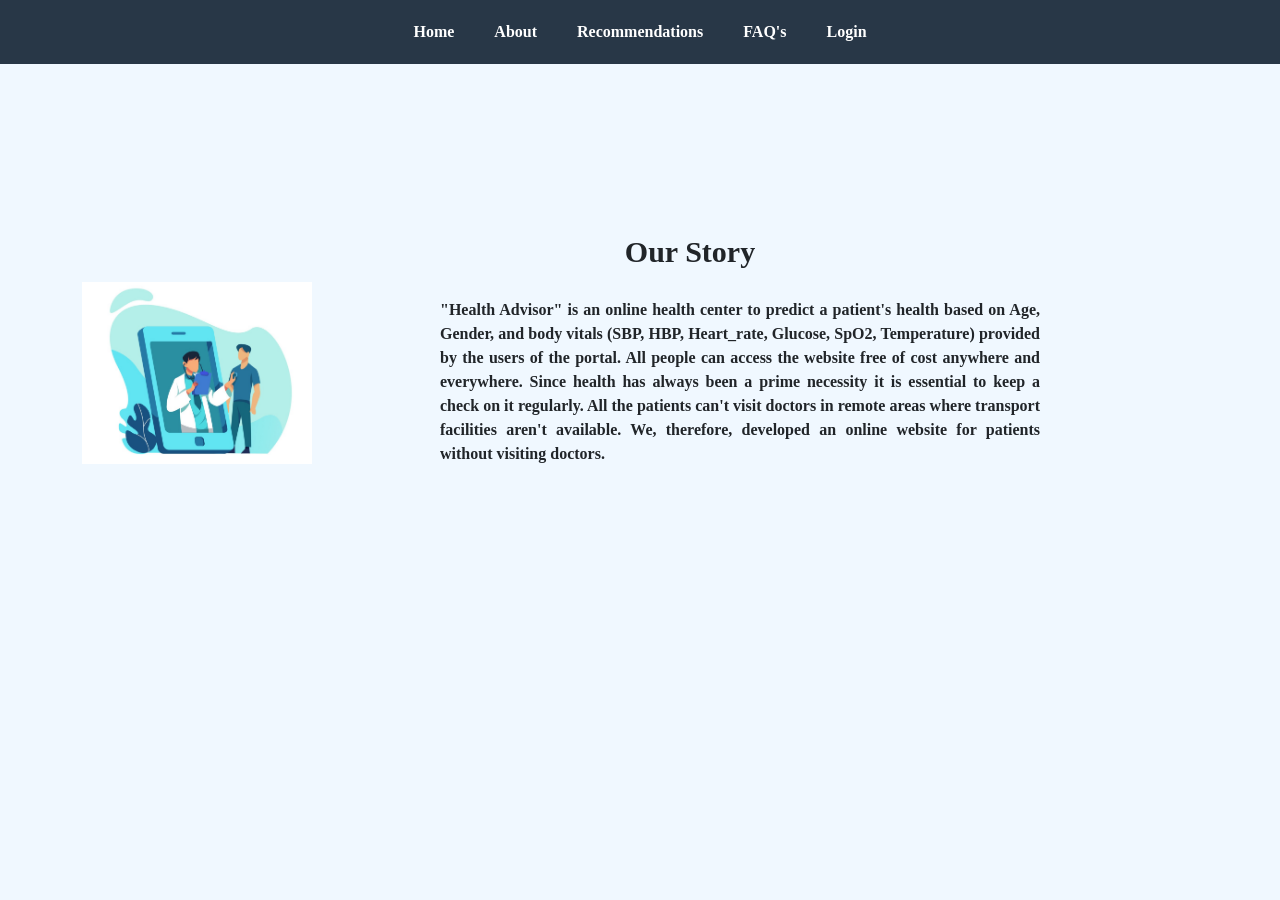
<file: hhcs new/templates/about.html>
<!DOCTYPE html>
<html lang="en">
<head>
    <meta charset="UTF-8">
    <meta http-equiv="X-UA-Compatible" content="IE=edge">
    <meta name="viewport" content="width=device-width, initial-scale=1.0">
    <title>About us</title>
    <script src="https://cdn.jsdelivr.net/npm/bootstrap@5.0.2/dist/js/bootstrap.bundle.min.js" integrity="sha384-MrcW6ZMFYlzcLA8Nl+NtUVF0sA7MsXsP1UyJoMp4YLEuNSfAP+JcXn/tWtIaxVXM" crossorigin="anonymous"></script>
    <link href="https://cdn.jsdelivr.net/npm/bootstrap@5.0.2/dist/css/bootstrap.min.css" rel="stylesheet" integrity="sha384-EVSTQN3/azprG1Anm3QDgpJLIm9Nao0Yz1ztcQTwFspd3yD65VohhpuuCOmLASjC" crossorigin="anonymous">
    <link rel="stylesheet" href="../static/css/style.css">
</head>
<ul class="nav justify-content-center">
    <li class="nav-item">
      <a class="nav-link active" aria-current="page" href="#">Home</a>
    </li>
    <li class="nav-item">
      <a class="nav-link" href="/about">About</a>
    </li>
    <li class="nav-item">
      <a class="nav-link" href="/recommendations">Recommendations</a>
    </li>
    <li class="nav-item">
      <a class="nav-link" href="/faqs">FAQ's</a>
    </li>
    <li class="nav-item">
      <a class="nav-link" href="/login">Login</a>
    </li>
  </ul>
 <body>
    <div class="container">
        <div class="image">
          <img src="../static/about.jpg">
        </div>
        <div class="text">
          <h1>Our Story</h1>
          <p>"Health Advisor" is an online health center to predict a patient's 
            health based on  Age, Gender, and body vitals (SBP, HBP, Heart_rate,
            Glucose, SpO2, Temperature) provided by the users of the portal. All  
            people can access the website free of cost anywhere and everywhere.
            Since health has always been a prime necessity it is essential to
            keep a check on it regularly. All the patients can't visit doctors
            in remote areas where transport facilities aren't available. We, therefore, developed 
            an online website for patients without visiting doctors.</p>
        </div>
        
      </div>
 </body>

</html>
</file>
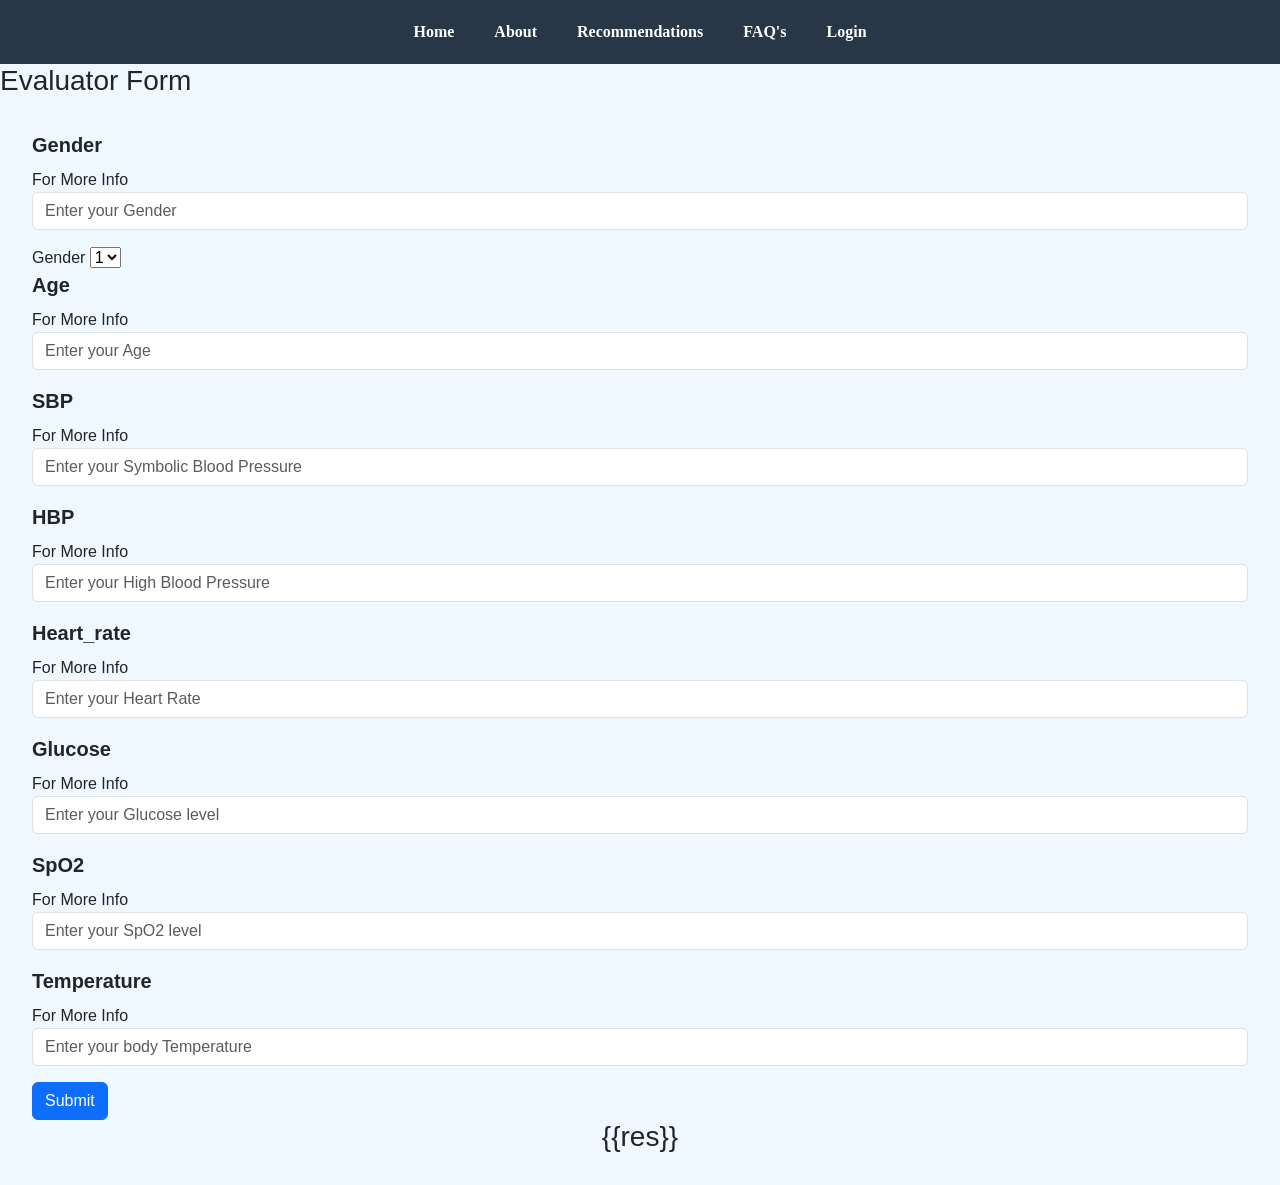
<file: hhcs new/templates/forms.html>
<!DOCTYPE html>
<html lang="en">
<head>
    <meta charset="UTF-8">
    <meta http-equiv="X-UA-Compatible" content="IE=edge">
    <meta name="viewport" content="width=device-width, initial-scale=1.0">
    <title>Form</title>
    <script src="https://cdn.jsdelivr.net/npm/bootstrap@5.0.2/dist/js/bootstrap.bundle.min.js" integrity="sha384-MrcW6ZMFYlzcLA8Nl+NtUVF0sA7MsXsP1UyJoMp4YLEuNSfAP+JcXn/tWtIaxVXM" crossorigin="anonymous"></script>
    <link href="https://cdn.jsdelivr.net/npm/bootstrap@5.0.2/dist/css/bootstrap.min.css" rel="stylesheet" integrity="sha384-EVSTQN3/azprG1Anm3QDgpJLIm9Nao0Yz1ztcQTwFspd3yD65VohhpuuCOmLASjC" crossorigin="anonymous">
    <link rel="stylesheet" href="../static/css/style.css">

</head>
<body>
  <ul class="nav justify-content-center">
    <li class="nav-item">
      <a class="nav-link active" aria-current="page" href="#">Home</a>
    </li>
    <li class="nav-item">
      <a class="nav-link" href="/about">About</a>
    </li>
    <li class="nav-item">
      <a class="nav-link" href="/recommendations">Recommendations</a>
    </li>
    <li class="nav-item">
      <a class="nav-link" href="/faqs">FAQ's</a>
    </li>
    <li class="nav-item">
      <a class="nav-link" href="/login">Login</a>
    </li>
  </ul>
    <h3> Evaluator Form</h3>
    <div class="form-inp">
    <form method="post" action="/submit">
        <div class="mb-3">
          <label for="gender" class="form-label" >Gender</label>
          <div class="myDIV">For More Info</div>
        <div class="hide">Gender refers to the characteristics of women, men, girls and boys that are socially constructed.
          For Female enter 0,for male enter 1. 
        </div>
          <input type="text" class="form-control" name="gender" id="gender" required="1" placeholder="Enter your Gender">
        </div>
        
        <form action="/action_page.php">
          <label for="cars">Gender</label>
          <select id="cars" name="cars">
            <option value="1">1</option>
            <option value="2">2</option>
          </select>
        </form>
  
  
  
        <div class="mb-3">
          <label for="age" class="form-label">Age</label>
          <div class="myDIV">For More Info</div>
        <div class="hide">Age is the length of an existence extending from the beginning to any given time.
          Enter your age between 0 to 120 years. 
        </div>
          <input type="text" class="form-control" required="1" name="age" id="age"  placeholder="Enter your Age">
        </div>
        
        <div class="mb-3">
          <label for="sbp" class="form-label">SBP</label>
          <div class="myDIV">For More Info</div>
        <div class="hide">Systolic blood pressure (SBP) is a more frequent cardiovascular risk factor than diastolic blood pressure (DBP), 
          and has a greater impact on blood pressure staging, though this can vary with age, sex and country. 
          Enter your SBP in range (120,140).
        </div>
          <input type="text" class="form-control" required="1" id="sbp" name="sbp" placeholder="Enter your Symbolic Blood Pressure">
        </div>
        
        <div class="mb-3">
          <label for="hbp" class="form-label">HBP</label>
          <div class="myDIV">For More Info</div>
        <div class="hide">
          High blood pressure (HBP or hypertension) is when your blood pressure, the force of your blood pushing
           against the walls of your blood vessels, is consistently too high. 
          Enter your HBP in range (60,120).
        </div>
          <input type="text" class="form-control" required="1" id="hbp" name="hbp" placeholder="Enter your High Blood Pressure">
        </div>
        
        <div class="mb-3">
          <label for="h_rate" class="form-label">Heart_rate</label>
          <div class="myDIV">For More Info</div>
        <div class="hide">
          Heart rate, is the number of times your heart beats per minute.
          Enter your Heart_rate in range (60,180).
        </div>
          <input type="text" class="form-control" required="1" id="h_rate" name="h_rate" placeholder="Enter your Heart Rate">
        </div>
        
        <div class="mb-3">
          <label for="glc" class="form-label">Glucose</label>
          <div class="myDIV">For More Info</div>
        <div class="hide">
          The blood glucose level is the amount of glucose in the blood. Glucose is a sugar that comes from the foods we 
          eat, and it's also formed and stored inside the body.
          Enter your glucose in range (100,210).
        </div>
          <input type="text" class="form-control" required="1" id="glc" name="glc" placeholder="Enter your Glucose level">
        </div>
        
        <div class="mb-3">
          <label for="spo2" class="form-label">SpO2</label>
          <div class="myDIV">For More Info</div>
          <div class="hide">
            Oxygen saturation (SpO2) is a measurement of how much 
            oxygen your blood is carrying as a percentage of the maximum it could carry.
            Enter your SpO2 in range (96,99).
          </div>
          <input type="text" class="form-control" required="1" id="spo2" name="spo2" placeholder="Enter your SpO2 level">
        </div>
       
        <div class="mb-3">
          <label for="temp" class="form-label">Temperature</label>
          <div class="myDIV">For More Info</div>
        <div class="hide">
          Body temperature is a measure of how well your body can make and get rid of heat.
          Enter your SpO2 in range (97,106).
        </div>
          <input type="text" class="form-control" required="1" id="temp" name="temp" placeholder="Enter your body Temperature">
        </div>
        
        <div class="submit-form">
        <button type="submit" class="btn btn-primary">Submit</button>
      </div>
      </form>
      <h3 style="text-align:center">
        {{res}}
      </h3>
      
    </div>

</body>
</html>
</file>
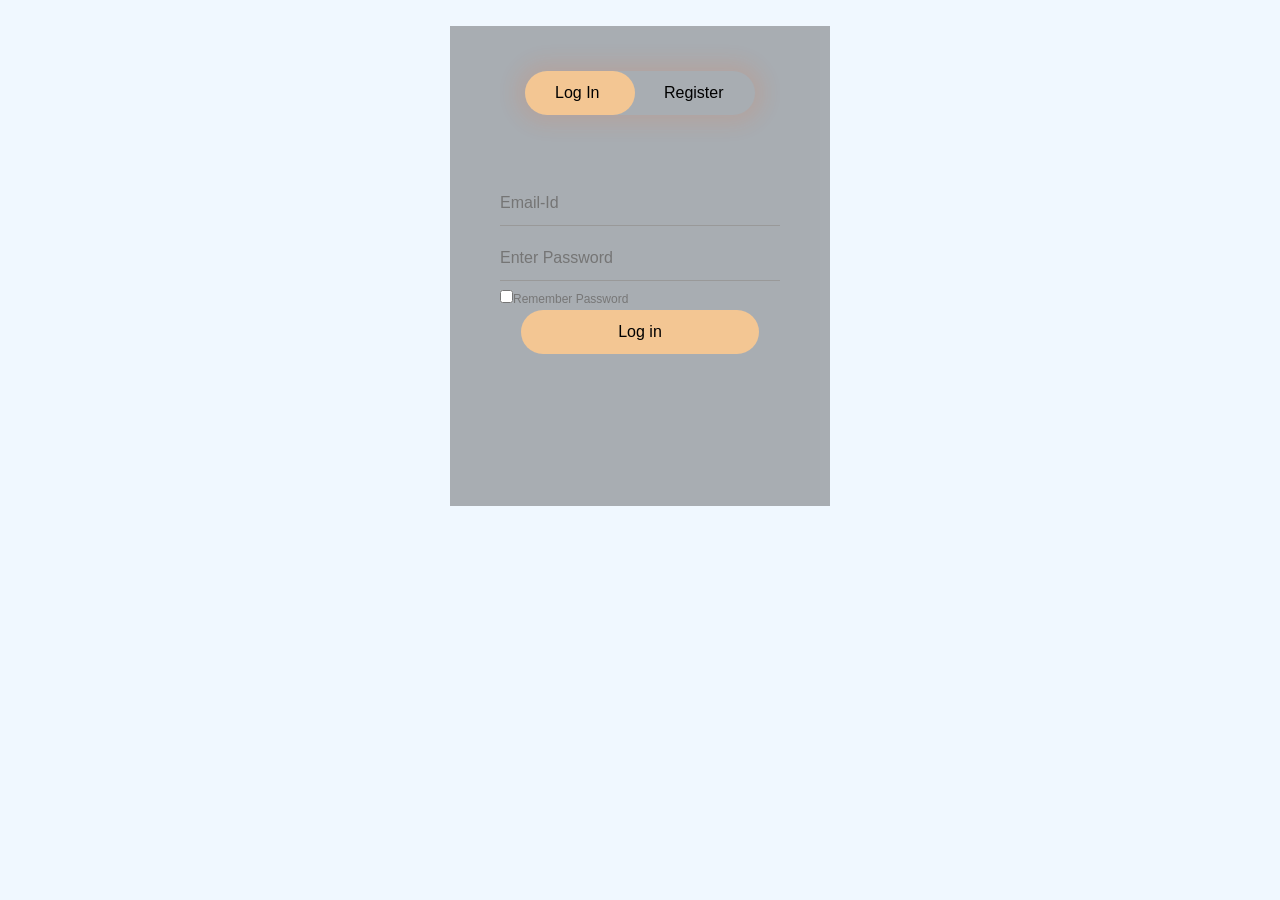
<file: hhcs new/templates/login.html>
<!DOCTYPE html>
<html lang="en">
<head>
    <meta charset="UTF-8">
    <meta http-equiv="X-UA-Compatible" content="IE=edge">
    <meta name="viewport" content="width=device-width, initial-scale=1.0">
    <title>Login</title>
    <script src="https://cdn.jsdelivr.net/npm/bootstrap@5.0.2/dist/js/bootstrap.bundle.min.js" integrity="sha384-MrcW6ZMFYlzcLA8Nl+NtUVF0sA7MsXsP1UyJoMp4YLEuNSfAP+JcXn/tWtIaxVXM" crossorigin="anonymous"></script>
    <link href="https://cdn.jsdelivr.net/npm/bootstrap@5.0.2/dist/css/bootstrap.min.css" rel="stylesheet" integrity="sha384-EVSTQN3/azprG1Anm3QDgpJLIm9Nao0Yz1ztcQTwFspd3yD65VohhpuuCOmLASjC" crossorigin="anonymous">
    <link rel="stylesheet" href="../static/css/style.css">
</head>
<body>
        <div class="form-box">
            <div class="button-box">
                <div id="btn"></div>
                <button type='button'onclick='login()'class='toggle-btn'>Log In</button>
                <button type='button'onclick='register()'class='toggle-btn'>Register</button>
            </div>
            <form id='login' class='input-group-login'>
                <input type='text' class='input-field'placeholder='Email-Id'required>
                <input type='password' class='input-field'placeholder='Enter Password'required>
                <input type='checkbox' class='check-box'><span>Remember Password</span>
                <button type="submit" class="submit-btn">Log in</button>
            </form>
            <form id='register' class='input-group-register'>
                <input type='text' class='input-field'placeholder='First Name'required>
                <input type='text' class='input-field'placeholder='Last Name'required>
                <input type='email'class='input-field'placeholder='Email-Id'required>
                <input type='password' class='input-field'placeholder='Enter Password'required>
                <input type='password' class='input-field'placeholder='Confirm Password'required>
                <input type='checkbox'class='checkbox'><span>I agree to the terms and conditions</span>
                <button type="submit" class="submit-btn">Register</button>
            </form>
        </div>
    
        <script>
            var x=document.getElementById('login');
            var y=document.getElementById('register');
            var z=document.getElementById('btn');
            function register()
            {
                x.style.left='-400px';
                y.style.left='50px';
                z.style.left='110px';
            }
            function login()
            {
                x.style.left='50px';
                y.style.left='450px';
                z.style.left='0px';
            }
        </script>
        <script>
            var model = document.getElementById('login-form');
            window.onclick = function(event)
            {
                if (event.target == model)
                {
                    model.style.display = "none";
                }
            }
        </script>
    

    
</body>
</html>
</file>
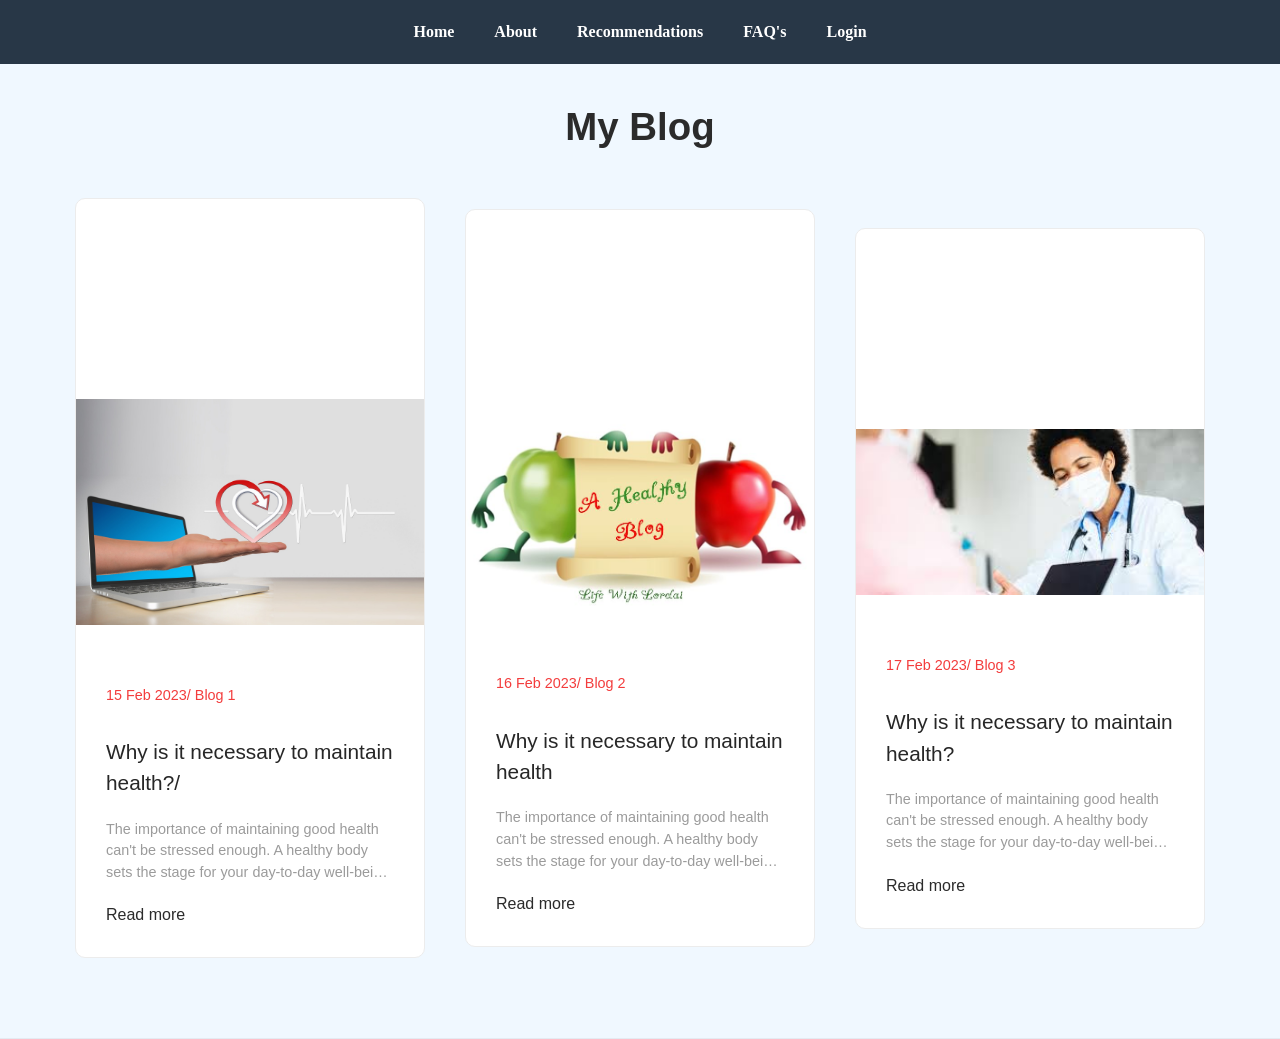
<file: hhcs new/templates/post.html>
<!DOCTYPE html>
<html lang="en">
<head>
    <meta charset="UTF-8">
    <meta http-equiv="X-UA-Compatible" content="IE=edge">
    <meta name="viewport" content="width=device-width, initial-scale=1.0">
    <title>Posts</title>
    <script src="https://cdn.jsdelivr.net/npm/bootstrap@5.0.2/dist/js/bootstrap.bundle.min.js" integrity="sha384-MrcW6ZMFYlzcLA8Nl+NtUVF0sA7MsXsP1UyJoMp4YLEuNSfAP+JcXn/tWtIaxVXM" crossorigin="anonymous"></script>
    <link href="https://cdn.jsdelivr.net/npm/bootstrap@5.0.2/dist/css/bootstrap.min.css" rel="stylesheet" integrity="sha384-EVSTQN3/azprG1Anm3QDgpJLIm9Nao0Yz1ztcQTwFspd3yD65VohhpuuCOmLASjC" crossorigin="anonymous">
    <link href="https://fonts.googleapis.com/css2?family=Work+Sans&display=swap" rel="stylesheet">
    <link rel="stylesheet" href="../static/css/style.css">
    
</head>
<ul class="nav justify-content-center">
    <li class="nav-item">
      <a class="nav-link active" aria-current="page" href="#">Home</a>
    </li>
    <li class="nav-item">
      <a class="nav-link" href="/about">About</a>
    </li>
    <li class="nav-item">
      <a class="nav-link" href="/recommendations">Recommendations</a>
    </li>
    <li class="nav-item">
      <a class="nav-link" href="/faqs">FAQ's</a>
    </li>
    <li class="nav-item">
      <a class="nav-link" href="/login">Login</a>
    </li>
  </ul>

<body>
    <section id="blog">
        <div  class="blog-heading">
            <h3>My Blog</h3>
        </div>
        <div class="blog-container">
            <div class="blog-box">
                <div class="blog-img">
                    <img src="../static/blog1.jpg">
                </div>
            
            <div class="blog-text">
                <span>15 Feb 2023/ Blog 1</span>
                <a href="#" class="blog-title">Why is it necessary to maintain health?/</a>
                <p>The importance of maintaining good health can't be stressed enough. A healthy body sets the stage for your day-to-day well-being and determines how well you'll age. It also allows you to live an active and more full life, which means you'll have a better quality of life as you age.
                A healthy body requires a mix of a balanced diet, regular exercise, quality sleep, mindfulness and, of course, a healthy lifestyle.</p>
                <a href="#">Read more</a>
            </div>
            </div>

            <div class="blog-box">
                <div class="blog-img">
                    <img src="../static/Blog2.jpg">
                </div>
            
            <div class="blog-text">
                <span>16 Feb 2023/ Blog 2</span>
                <a href="#" class="blog-title">Why is it necessary to maintain health</a>
                <p>The importance of maintaining good health can't be stressed enough. A healthy body sets the stage for your day-to-day well-being and determines how well you'll age. It also allows you to live an active and more full life, which means you'll have a better quality of life as you age.
                A healthy body requires a mix of a balanced diet, regular exercise, quality sleep, mindfulness and, of course, a healthy lifestyle.</p>
                <a href="#">Read more</a>
            </div>
            </div>


            <div class="blog-box">
                <div class="blog-img">
                    <img src="../static/blog3.jfif">
                </div>
            
            <div class="blog-text">
                <span>17 Feb 2023/ Blog 3</span>
                <a href="#" class="blog-title">Why is it necessary to maintain health?</a>
                <p>The importance of maintaining good health can't be stressed enough. A healthy body sets the stage for your day-to-day well-being and determines how well you'll age. It also allows you to live an active and more full life, which means you'll have a better quality of life as you age.
                A healthy body requires a mix of a balanced diet, regular exercise, quality sleep, mindfulness and, of course, a healthy lifestyle.</p>
                <a href="#">Read more</a>
            </div>
            </div>

        </div>



    </section>

</body>
</html>
</file>
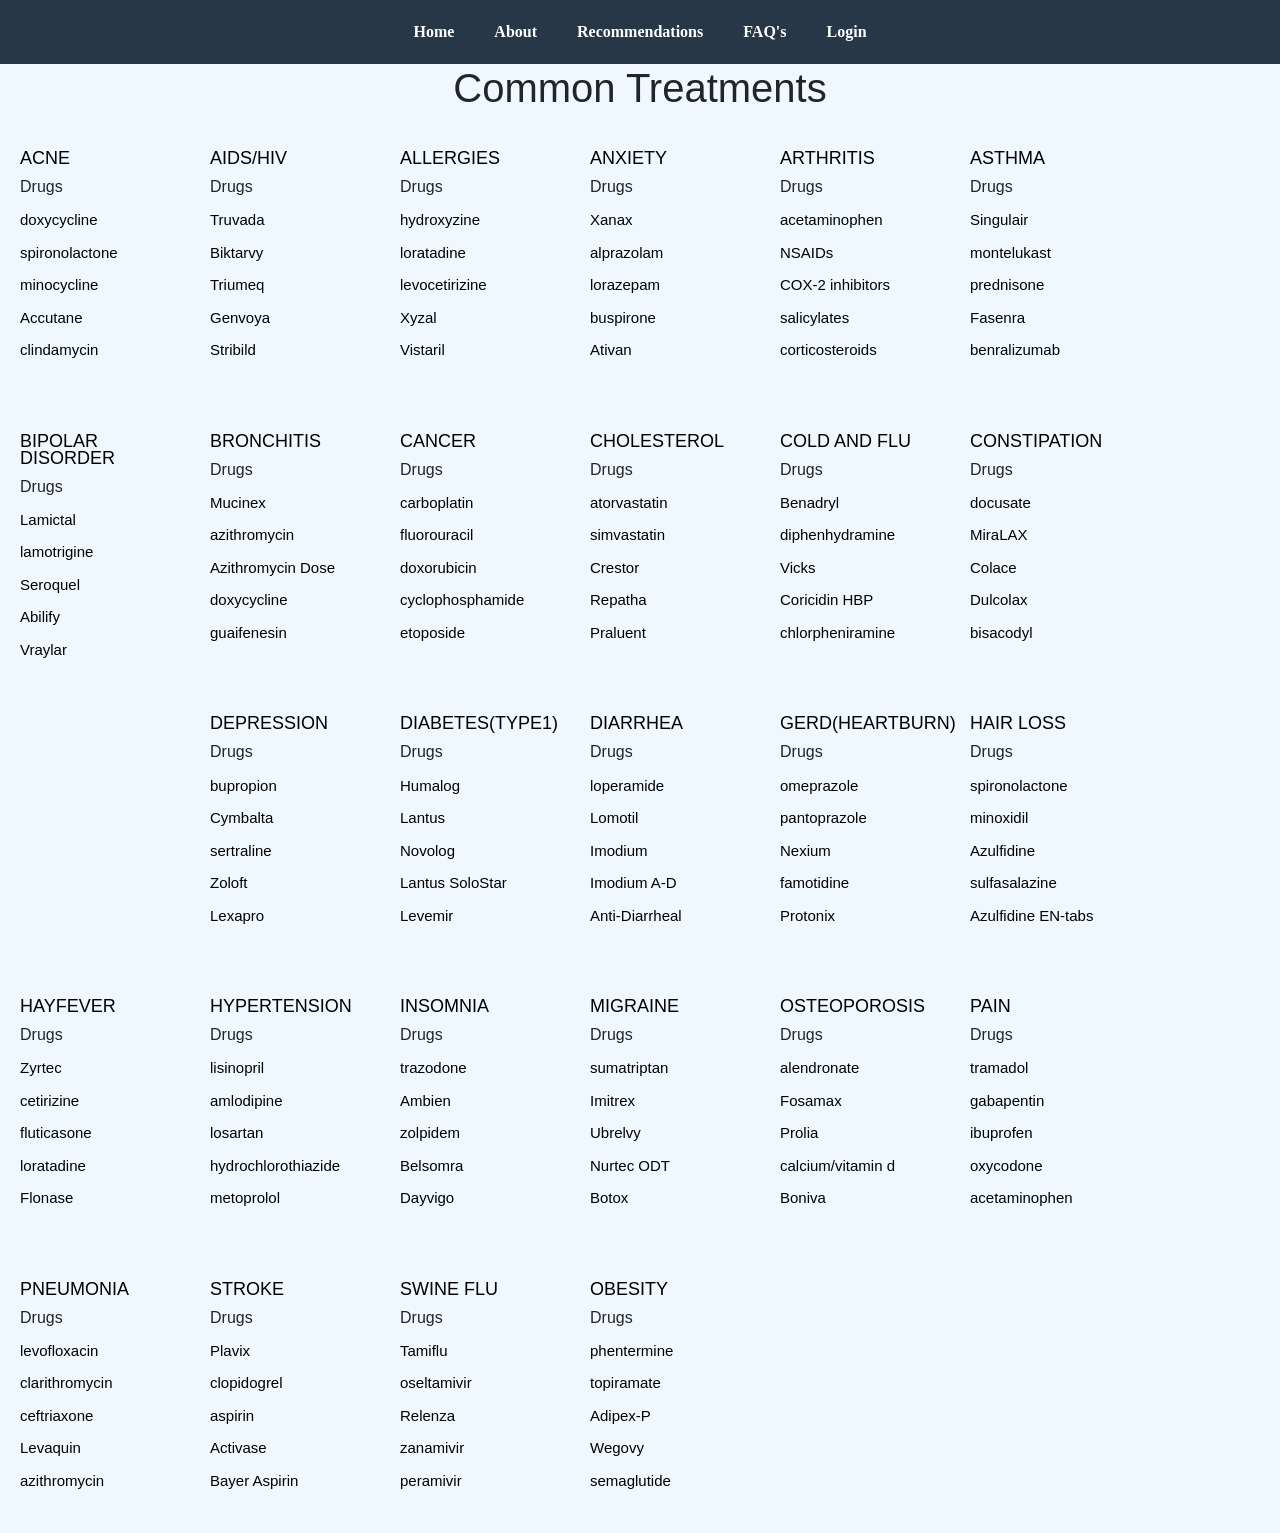
<file: hhcs new/templates/recommendations.html>
<!DOCTYPE html>
<html lang="en">
<head>
    <meta charset="UTF-8">
    <meta http-equiv="X-UA-Compatible" content="IE=edge">
    <meta name="viewport" content="width=device-width, initial-scale=1.0">
    <title>Recommendations</title>
    <script src="https://cdn.jsdelivr.net/npm/bootstrap@5.0.2/dist/js/bootstrap.bundle.min.js" integrity="sha384-MrcW6ZMFYlzcLA8Nl+NtUVF0sA7MsXsP1UyJoMp4YLEuNSfAP+JcXn/tWtIaxVXM" crossorigin="anonymous"></script>
    <link href="https://cdn.jsdelivr.net/npm/bootstrap@5.0.2/dist/css/bootstrap.min.css" rel="stylesheet" integrity="sha384-EVSTQN3/azprG1Anm3QDgpJLIm9Nao0Yz1ztcQTwFspd3yD65VohhpuuCOmLASjC" crossorigin="anonymous">
    <link href="https://fonts.googleapis.com/css2?family=Work+Sans&display=swap" rel="stylesheet">
    <link rel="stylesheet" href="../static/css/style.css">
</head>
<ul class="nav justify-content-center">
    <li class="nav-item">
      <a class="nav-link active" aria-current="page" href="#">Home</a>
    </li>
    <li class="nav-item">
      <a class="nav-link" href="/about">About</a>
    </li>
    <li class="nav-item">
      <a class="nav-link" href="/recommendations">Recommendations</a>
    </li>
    <li class="nav-item">
      <a class="nav-link" href="/faqs">FAQ's</a>
    </li>
    <li class="nav-item">
      <a class="nav-link" href="/login">Login</a>
    </li>
  </ul>
<body>
    
    <div class="diseases">
        <h1 >Common Treatments</h1>
    <div class="col">
        <h2>Acne</h2>
        <ul>
            <h3>Drugs</h3>
          <li>doxycycline</li>
          <li>spironolactone</li>
          <li>minocycline</li>
          <li>Accutane</li>
          <li>clindamycin</li>
        </ul>
      </div>
      <div class="col">
        <h2>AIDS/HIV</h2>
        <ul>
            <h3>Drugs</h3>
          <li>Truvada</li>
          <li>Biktarvy</li>
          <li>Triumeq</li>
          <li>Genvoya</li>
          <li>Stribild</li>
        </ul>
      </div>
      <div class="col">
        <h2>Allergies</h2>
        <ul>
            <h3>Drugs</h3>
          <li>hydroxyzine</li>
          <li>loratadine</li>
          <li>levocetirizine</li>
          <li>Xyzal</li>
          <li>Vistaril</li>
        </ul>
      </div>
      <div class="col">
        <h2>Anxiety</h2>
        <ul>
            <h3>Drugs</h3>
          <li>Xanax</li>
          <li>alprazolam</li>
          <li>lorazepam</li>
          <li>buspirone</li>
          <li>Ativan</li>
        </ul>
      </div>
      <div class="col">
        <h2>Arthritis</h2>
        <ul>
            <h3>Drugs</h3>
          <li>acetaminophen</li>
          <li>NSAIDs </li>
          <li>COX-2 inhibitors</li>
          <li>salicylates</li>
          <li>corticosteroids</li>
        </ul>
      </div>
      <div class="col">
        <h2>Asthma</h2>
        <ul>
            <h3>Drugs</h3>
          <li>Singulair</li>
          <li>montelukast</li>
          <li>prednisone</li>
          <li>Fasenra</li>
          <li>benralizumab</li>
        </ul>
      </div>
      <div class="col">
        <h2> Bipolar Disorder</h2>
        <ul>
            <h3>Drugs</h3>
          <li>Lamictal</li>
          <li>lamotrigine </li>
          <li>Seroquel</li>
          <li>Abilify</li>
          <li>Vraylar</li>
        </ul>
      </div>
      <div class="col">
        <h2>Bronchitis</h2>
        <ul>
            <h3>Drugs</h3>
          <li>Mucinex</li>
          <li>azithromycin </li>
          <li>Azithromycin Dose </li>
          <li>doxycycline</li>
          <li>guaifenesin</li>
        </ul>
      </div>
      <div class="col">
        <h2>Cancer</h2>
        <ul>
            <h3>Drugs</h3>
          <li>carboplatin</li>
          <li>fluorouracil</li>
          <li>doxorubicin</li>
          <li>cyclophosphamide</li>
          <li>etoposide</li>
        </ul>
      </div>
      <div class="col">
        <h2>Cholesterol</h2>
        <ul>
            <h3>Drugs</h3>
          <li>atorvastatin</li>
          <li>simvastatin </li>
          <li>Crestor</li>
          <li>Repatha</li>
          <li>Praluent</li>
        </ul>
      </div>
      <div class="col">
        <h2>Cold and flu</h2>
        <ul>
            <h3>Drugs</h3>
          <li>Benadryl</li>
          <li>diphenhydramine	</li>
          <li>Vicks</li>
          <li>Coricidin HBP</li>
          <li>chlorpheniramine</li>
        </ul>
      </div>
      <div class="col">
        <h2>Constipation</h2>
        <ul>
            <h3>Drugs</h3>
          <li>docusate</li>
          <li>MiraLAX</li>
          <li>Colace</li>
          <li>Dulcolax</li>
          <li>bisacodyl</li>
        </ul>
      </div>
      <div class="col">
        <h2>Depression</h2>
        <ul>
            <h3>Drugs</h3>
          <li>bupropion</li>
          <li>Cymbalta</li>
          <li>sertraline</li>
          <li>Zoloft</li>
          <li>Lexapro</li>
        </ul>
      </div>
      <div class="col">
        <h2>Diabetes(Type1)</h2>
        <ul>
            <h3>Drugs</h3>
          <li>Humalog</li>
          <li>Lantus</li>
          <li>Novolog</li>
          <li>Lantus SoloStar</li>
          <li>Levemir</li>
        </ul>
      </div>
      <div class="col">
        <h2>Diarrhea</h2>
        <ul>
            <h3>Drugs</h3>
          <li>loperamide</li>
          <li>Lomotil</li>
          <li>Imodium</li>
          <li>Imodium A-D</li>
          <li>Anti-Diarrheal</li>
        </ul>
      </div>
      <div class="col">
        <h2>GERD(Heartburn)</h2>
        <ul>
            <h3>Drugs</h3>
          <li>omeprazole</li>
          <li>pantoprazole</li>
          <li>Nexium</li>
          <li>famotidine</li>
          <li>Protonix</li>
        </ul>
      </div>
      <div class="col">
        <h2>Hair Loss</h2>
        <ul>
            <h3>Drugs</h3>
          <li>spironolactone</li>
          <li>minoxidil</li>
          <li>Azulfidine</li>
          <li>sulfasalazine</li>
          <li>Azulfidine EN-tabs</li>
        </ul>
      </div>
      <div class="col">
        <h2>Hayfever</h2>
        <ul>

            <h3>Drugs</h3>
          <li>Zyrtec</li>
          <li>cetirizine</li>
          <li>fluticasone</li>
          <li>loratadine</li>
          <li>Flonase</li>
        </ul>
      </div>
      <div class="col">
        <h2>Hypertension</h2>
        <ul>
            <h3>Drugs</h3>
          <li>lisinopril</li>
          <li>amlodipine</li>
          <li>losartan</li>
          <li>hydrochlorothiazide</li>
          <li>metoprolol</li>
        </ul>
      </div>
      <div class="col">
        <h2>Insomnia</h2>
        <ul>
            <h3>Drugs</h3>
          <li>trazodone</li>
          <li>Ambien</li>
          <li>zolpidem</li>
          <li>Belsomra</li>
          <li>Dayvigo</li>
        </ul>
      </div>
      <div class="col">
        <h2>Migraine</h2>
        <ul>
            <h3>Drugs</h3>
          <li>sumatriptan</li>
          <li>Imitrex</li>
          <li>Ubrelvy</li>
          <li>Nurtec ODT</li>
          <li>Botox</li>
        </ul>
      </div>
      <div class="col">
        <h2>OSteoporosis</h2>
        <ul>
            <h3>Drugs</h3>
          <li>alendronate</li>
          <li>Fosamax</li>
          <li>Prolia</li>
          <li>calcium/vitamin d</li>
          <li>Boniva</li>
        </ul>
      </div>
      <div class="col">
        <h2>Pain</h2>
        <ul>
            <h3>Drugs</h3>
          <li>tramadol</li>
          <li>gabapentin</li>
          <li>ibuprofen</li>
          <li>oxycodone</li>
          <li>acetaminophen</li>
        </ul>
      </div>
      <div class="col">
        <h2>Pneumonia</h2>
        <ul>
            <h3>Drugs</h3>
          <li>levofloxacin</li>
          <li>clarithromycin</li>
          <li>ceftriaxone</li>
          <li>Levaquin</li>
          <li>azithromycin</li>
        </ul>
      </div>
      <div class="col">
        <h2>Stroke</h2>
        <ul>
            <h3>Drugs</h3>
          <li>Plavix</li>
          <li>clopidogrel</li>
          <li>aspirin</li>
          <li>Activase</li>
          <li>Bayer Aspirin</li>
        </ul>
      </div>
      <div class="col">
        <h2>Swine Flu</h2>
        <ul>
            <h3>Drugs</h3>
          <li>Tamiflu</li>
          <li>oseltamivir</li>
          <li>Relenza</li>
          <li>zanamivir</li>
          <li>peramivir</li>
        </ul>
      </div>
      <div class="col">
        <h2>Obesity</h2>
        <ul>
            <h3>Drugs</h3>
          <li>phentermine</li>
          <li>topiramate</li>
          <li>Adipex-P</li>
          <li>Wegovy</li>
          <li>semaglutide</li>
        </ul>
      </div>

</div>
      

</body>
</html>
</file>
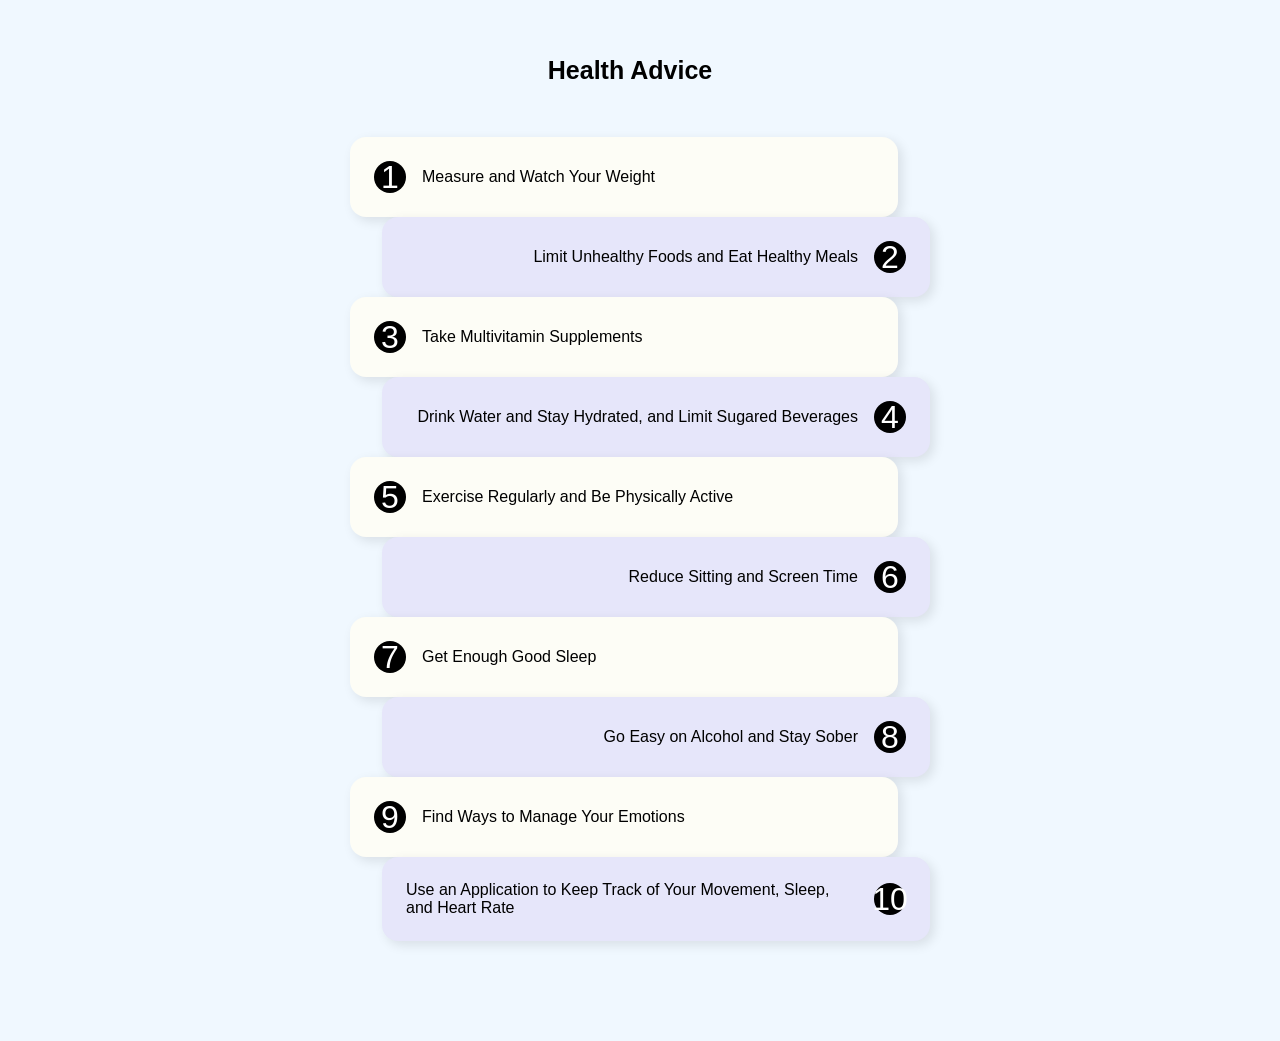
<file: hhcs new/templates/tips.html>
<!DOCTYPE html>
<html lang="en">
<head>
    <meta charset="UTF-8">
    <meta http-equiv="X-UA-Compatible" content="IE=edge">
    <meta name="viewport" content="width=device-width, initial-scale=1.0">
    <title>Advice</title>
   
    <link rel="stylesheet"href="../static/css/style.css">
</head>

<body class="tipss">
   <h1>
    <span >Health Advice</span>
   </h1>
   <div class="wrapper">
	<ol role="list">
		<li>Measure and Watch Your Weight</li>
		<li>Limit Unhealthy Foods and Eat Healthy Meals</li>
		<li>Take Multivitamin Supplements</li>
		<li>Drink Water and Stay Hydrated, and Limit Sugared Beverages</li>
        <li>Exercise Regularly and Be Physically Active</li>
        <li>Reduce Sitting and Screen Time</li>
        <li>Get Enough Good Sleep</li>
        <li>Go Easy on Alcohol and Stay Sober</li>
        <li>Find Ways to Manage Your Emotions</li>
        <li>Use an Application to Keep Track of Your Movement, Sleep, and Heart Rate</li>
	</ol>
</div>
   
</body>
</html>
</file>
<file: hhcs new/static/css/style.css>
.nav{
	background-color: #283747;
}
.nav justify-content-center{
	justify-content: center;


}
.nav-link{
	color: white;
	justify-content: center;
	font-weight: 700;
	font-family: Georgia, serif;
	padding: 20px;
}



.cards{
    display: flex;
    justify-content: center;
    
}

.card{
    margin: 1rem;

}

.p-text{
    background-color: rgba(0, 0, 0, 0.5);
}

.form-inp{
    justify-content: center;
    margin: 2rem;
}
body{
    background-color:#F5FCFF;
}
.p-text{
    color: 		#FAFAD2;
}

.form-label{
	font-size: 20px;
	font-weight: 700;
}

#login-form
{
	display:none;
}
.form-box
{
	width: 380px;
	height: 480px;
	position: relative;
	margin:2% auto;
	background: rgba(0,0,0,0.3);
	padding: 10px;
	overflow: hidden;
}
.button-box
{
	width:230px;
	margin:35px auto;
	position:relative;
	box-shadow:0 0 20px 9px #ff61241f;
	border-radius: 30px;
}

.toggle-btn
{
	padding:10px 30px;
	cursor:pointer;
	background:transparent;
	border:0;
	outline: none;
	position: relative;
}
#btn
{
	top: 0;
	left: 0;
	position: absolute;
	width: 110px;
	height: 100%;
	background: #F3C693;
	border-radius: 30px;
	transition: .5s;
}
.input-group-login
{
	top:150px;
	position: absolute;
	width: 280px;
	transition: .5s;
}
.input-group-register
{
	top:120px;
	position: absolute;
	width: 280px;
	transition: .5s;
}
.input-field
{
	width:100%;
	padding:10px 0;
	margin:5px 0;
	border-left: 0;
	border-top: 0;
	border-right: 0;
	border-bottom: 1px solid #999;
	outline:none;
	background: transparent;
}
.submit-btn
{
	width: 85%;
	padding: 10px 30px;
	cursor:pointer;
	display: block;
	margin:auto;
	background: #F3C693;
	border: 0;
	outline: none;
	border-radius: 30px;
}

span
{
	margin:30px 20px 30px 0;
	color: #777;
	font-size: 12px;
	

}
#login
{
	left: 50px;
}
#login input
{
	color: white;
	font-size: 15;
}
#register
{
	left:450px;
}
#register input
{
	color:white;
	font-size: 15;
}

body {
	/*background-image: url(https://media.istockphoto.com/photos/healthcare-business-concept-medical-examination-and-growth-graph-data-picture-id1274428125?b=1&k=20&m=1274428125&s=612x612&w=0&h=taMkWIr1WNlJIUzlphGaWVvK2QFXH1dqEJ6pANj44UY=);
	background-repeat: no-repeat;
	background-size: cover;*/
	background-color: aliceblue;
	font-family: Arial, Helvetica, sans-serif;
	margin: 0;

  }
  
  .box{
	
	margin: auto;
	width: 50%;
	border: 3px solid #088F8F;
	margin-top: 70px;
	border-radius: 10px;

	}
	
.about-section h1 { 
	padding: 20px;
	text-align: center;
	font-weight: 600;
	color: #0d0e0f;
	text-shadow: -1px -1px 3px #878383, 
    2px 2px 4px #878181;
	font-family: 'Baloo Bhai 2', cursive;
	line-height: 2.1;
	

  } 
  #u{
	padding-top: 10px;;
  }
.about-section p{
	padding:50px;
	font-family: 'Baloo Bhai 2', cursive;
	text-align: justify;
	text-shadow: -1px -1px 3px #7f7474, 
    2px 2px 4px #a4a1a1;
	justify-content: flex-end;
	
}  
  
  
  .title {
	color: grey;
  }
  

  .text-secondary {
    color: #3d5d6f;
  }
  
  .h4,
  h4 {
    font-size: 1.2rem;
  }

  h2 {
    color: #333;
  }
  
  .fa,
  .fas {
    font-family: 'FontAwesome';
    font-weight: 400;
    font-size: 1.2rem;
    font-style: normal;
  }
  
  .right-0 {
    right: 0;
  }
  
  .top-0 {
    top: 0;
  }
  
  .h-100 {
    height: 100%;
  }
  
  a.text-secondary:focus,
  a.text-secondary:hover {
    text-decoration: none;
    color: #22343e;
  }
  
  #accordion .fa-plus {
    transition: -webkit-transform 0.25s ease-in-out;
    transition: transform 0.25s ease-in-out;
    transition: transform 0.25s ease-in-out, -webkit-transform 0.25s ease-in-out;
  }
  
  #accordion a[aria-expanded=true] .fa-plus {
    -webkit-transform: rotate(45deg);
    transform: rotate(45deg);
  }
  .online-about
  {
	background-color:#f8f8f8; ;
	
  }
  .text-center
  {
	text-align: center;
	
  }
 
 
 
  /*.tipss h1{
	text-align: center;
	font-size: 1.1em;
	color: #000000;
	font-family: "Robot Slab",serif;
	font-weight: 700;
	line-height: 3.5;
	margin:0 0 1em 0;
	margin-top: 30px;
	margin-right: 30px;
	margin-bottom: 1em;
	margin-left: 30px;
	box-shadow: 5px 5px 20px #FAFAD2;
	background-color: #95B9C7;
	border-radius: 20px;
  }*/
  
  *{
	margin:0px;
	padding:0px;
	font-family: 'Segoe UI', Tahoma, Geneva, Verdana, sans-serif;
	box-sizing: border-box;
  }
  a{
	text-decoration: none;
  }
  ul{
	list-style: none;
  }
  #blog{
	margin: 0px;
	padding: 0px;
	font-family: 'Segoe UI', Tahoma, Geneva, Verdana, sans-serif;
	display: flex;
	justify-content: center;
	align-items: center;
	flex-direction: column;
	padding: 40px;
	border-bottom: 1px solid rgba(0, 0, 0, 0.05);
  }
  .blog-heading{
	display: flex;
	justify-content: center;
	align-items: center;
	flex-direction: column;
  }
  
  .blog-heading h3{
	font-size: 2.4rem;
	color: #2b2b2b;
	font-weight: 600;
  }
  .blog-container{
	display: flex;
	justify-content: center;
	align-items: center;
	margin: 20px 0px;
	flex-wrap:wrap;

  }
  .blog-box{
	width:350px;
	background-color: #ffffff;
	border:1px solid #ececec;
	margin:20px;
	border-radius: 10px;
	
  }
  
  .blog-img{
	width:100%;
	height:auto;
  }
  .blog-img img{
	width:100%;
	height:100%;
	object-fit: cover;
	object-position: center;
  }
  .blog-text{
	padding: 30px;
	display:flex;
	flex-direction: column;
  }
  .blog-text span{
	color: #f33c3c;
	font-size: 0.9rem;
  }
  .blog-text .blog-title{
	font-size: 1.3rem;
	font-weight: 500;
	color: #272727;
  }
  .blog-text .blog-title:hover{
	color: #f33c3c;
	transition: all ease 0.3s;
  }
  .blog-text p{
	color: #9b9b9b;
	font-size: 0.9rem;
	display: -webkit-box;
	-webkit-line-clamp: 3;
	-webkit-box-orient: vertical;
	overflow:hidden;
	text-overflow:ellipsis;
	margin: 20px 0px;
  }
  .blog-text a {
	color: #2b2b2b;
  }
  .blog-text a:hover{
	color: #f33c3c;
	transition: all ease 0.3s;
  }
  @media(max-width:1250px){
	.blog-box{
		width:300px;
	}
  }
  @media(max-width:1100px){
	.blog-box{
		width: 70%;
	}
  }
  @media(max-width:550px){
	.blog-box{
		margin: 20px 10px;
		width:100%;
	}
	#blog{
		padding: 20px;
	}
  }

  .footer {
	width: 100%;
	background-color:#283747 ;
  }
  .footer .col {
	width: 190px;
	height: auto;
	float: left;
	box-sizing: border-box;
	padding: 20px;
  }
  .footer .col h2 {
	margin: 0;
	padding: 0;
	font-size: 15px;
	line-height: 17px;
	padding: 10px 0;
	color: #FF0063;
	text-transform: uppercase;
  }
  .footer .col ul {
	list-style-type: none;
	padding: 0;
  }
  .footer .col ul li {
	color: white;
	font-size: 12px;
	padding: 5px 0px;
  }
  .address ul li {
	display: inline-block;
	padding-right: 5px !important;
  }
  
  .footer .col ul li:hover {
	cursor: pointer;
	color: lightgray;
	font-weight: bold;
  }

  .res{
	text-align: center;
  }
  .clearfix {
	clear: both;
  }
  @media only screen and (min-width: 1280px) {
	.contain {
	  width: 1200px;
	  margin: 0 auto;
	}
  }
  @media only screen and (max-width: 1139px) {
	.contain .address {
	  width: 1000px;
	  display: block;
	}
	.address h2 {
	  margin: 0px;
	}
  }
  @media only screen and (max-width: 950px) {
	.footer .col {
	  width: 33%;
	}
	.footer .col h2 {
	  font-size: 14px;
	}
	.footer .col ul li {
	  font-size: 13px;
	}
  }
  @media only screen and (max-width: 500px) {
	  .footer .col {
		width: 50%;
	  }
	  .footer .col h2 {
		font-size: 14px;
	  }
	  .footer .col ul li {
		font-size: 13px;
	  }
  }
  @media only screen and (max-width: 340px) {
	.footer .col {
	  width: 100%;
	}
  }
  /*---------media Queries--------*/
  /*---------desktop nad laptops---*/
  /*---------tablets annd ipads----*/
  /*---------mobile phones---------*/
@media (max-width: 768px){
	.nav{
		display: flex;
	}
	.carouselExampleCaptions{
		display: flex;
	}
	.cards{
		display: flex;
	}
	.footer{
		
		display: flex;
	}
}
/*tipss */
.tipss {
	box-sizing: border-box;
	background-color:aliceblue;
	
}
.tipss h1{
	color: #0f0f0f;
	text-align: center;
	padding-top: 50px;
   }
.tipss span{
	 font-size: 25px;
	 font-family: Arial, Helvetica, sans-serif;
	 color: black;
	 
   }

.tipss body {
	font-family: "Open Sans", sans-serif;
	margin: 0;
	padding: 1rem;
	background-color: aliceblue;
}

.tipss wrapper {
	max-width: 600px;
	margin: 0 auto;
}

.tipss ol {
	list-style: none;
	padding-top:50px;
	padding-left: 350px;
	padding-right: 350px;
	padding-bottom: 100px;
	
}

.tips li + li {
	margin-top: 1rem;
	
}

.tipss li {
	display: flex;
	align-items: center;
	gap: 1rem;
	background: #FDFDF6;
	padding: 1.5rem;
	border-radius: 1rem;
	width: calc(100% - 2rem);
	box-shadow: 0.25rem 0.25rem 0.75rem rgb(0 0 0 / 0.1);
	
}

.tipss li::before {
	counter-increment: list-item;
	content: counter(list-item);
	font-size: 2rem;
	font-weight: 400;
	width: 1em;
	height: 1em;
	background: black;
	flex: 0 0 auto;
	border-radius: 50%;
	color: white;
	display: flex;
	justify-content: center;
	align-items: center;

	
}

.tipss li:nth-child(even) {
	flex-direction: row-reverse;
	background: lavender;
	margin-right: -2rem;
	margin-left: 2rem;
	
	
}
/*About section*/

.container {
	display: grid;
	align-items: center; 
	grid-template-columns: 1fr 1fr 1fr;
	column-gap: 5px;
   }
   
img {
	 max-width: 150%;
	 max-height:150%;
	 padding-top: 200px;
	 
   }
   
.text h1 {
	 font-size: 30px;
	 text-align: center;
	 padding-top: 170px;
	 padding-bottom: 20px;
	 font-weight: bold;
	 font-family: 'Times New Roman', serif;
   }
.text p{
	
	text-align: justify;
	padding-left: 100px;
	font-weight: 900;
	font-family: comic sans-serif;
	
   }
   .text{
	display: grid;
	padding-left: 100px;
	width: 800px;
   }

   /*faq's */
   .faq_page{
	background-color: rgb(194, 242, 245);
   }
   .faq_page h1{
	text-align: center;
	padding-bottom: 50px;
	padding-top: 50px;
	
  }
  
  
  details{
	background-color: #3797A4;
	color: #fff;
	font-size: 1.5rem;
	width: 1300px;
	padding-left: 30px;
	
  }
  
  summary {
	padding: .5em 1.3rem;
	list-style: none;
	display: flex;
	justify-content: space-between;  
	transition: height 1s ease;
	
  }
  
  summary::-webkit-details-marker {
	display: none;
  }
  
  summary:after{
	content: "\002B";
  }
  
  details[open] summary {
	  border-bottom: 1px solid #aaa;
	  margin-bottom: .5em;
  }
  
  details[open] summary:after{
	content: "\00D7";
  }
  
  details[open] div{
	padding: .5em 1em;
  }
  /*Forms page*/
  .hide {
	display: none;
  }
	  
  .myDIV:hover + .hide {
	display: block;
	color: rgb(23, 23, 92);
  }
  /*Recommendation page*/
  
  .diseases .col {
	width: 190px;
	height: auto;
	float: left;
	box-sizing: border-box;
	padding: 20px;
  }
  .diseases .col h2 {
	margin: 0;
	padding: 0;
	font-size: 18px;
	line-height: 17px;
	padding: 10px 0;
	color: black;
	text-transform: uppercase;
  }
  .diseases .col ul {
	list-style-type: none;
	padding: 0;
  }
  .diseases .col ul li {
	color: black;
	font-size: 15px;
	padding: 5px 0px;
  }
  
  
  .diseases .col ul li:hover {
	cursor: pointer;
	color: lightgray;
	font-weight: bold;
  }
  .diseases h1{
	text-align: center;
	

  }
  .diseases h3{
	font-size: 16px;
  }
</file>
